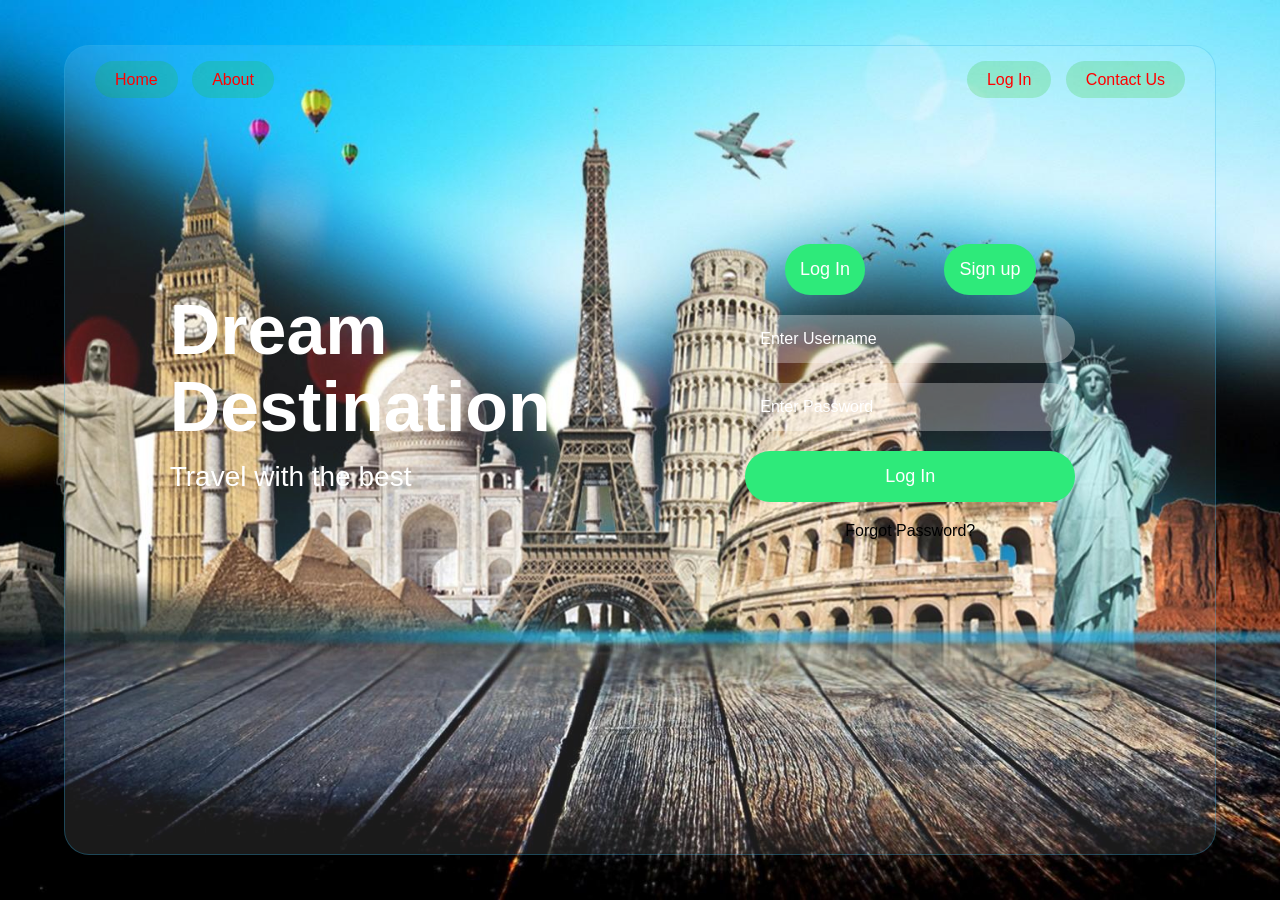
<file: docs/index.html>
<!DOCTYPE html>
<html lang="en">
<head>
    <meta charset="UTF-8">
    <meta name="viewport" content="width=device-width, initial-scale=1.0">
    <title>Dream Destination</title>
     <link rel="stylesheet" href="style.css">
    


   
</head>
<body>

<div class="container">

    <nav>
        <div class="left-nav">
            <a href="home.html">Home</a>
            <a href="about.html">About</a>
        </div>

       
        <div class="right-nav">
    <a href="#">Log In</a>
    <a href="contact.html">Contact Us</a>
    </nav>

    <div class="content">

        <div class="left-side">
            <h1>Dream<br>Destination</h1>
            <p>Travel with the best</p>
        </div>

        <div class="login-box">

            <div class="tabs">
                <button>Log In</button>
                <a href="signup.html">
                <button> Sign up</button>
                </a>
             
            </div>

            <input
                type="text"
                id="username"
                placeholder="Enter Username"
            >

            <input
                type="password"
                id="password"
                placeholder="Enter Password"
            >

            <button onclick="login()">
                Log In
            </button>

            <p class="forgot">Forgot Password?</p>

        </div>

    </div>
    
</div>

</div>

<script src="script.js"></script>

</body>
</html>
</file>
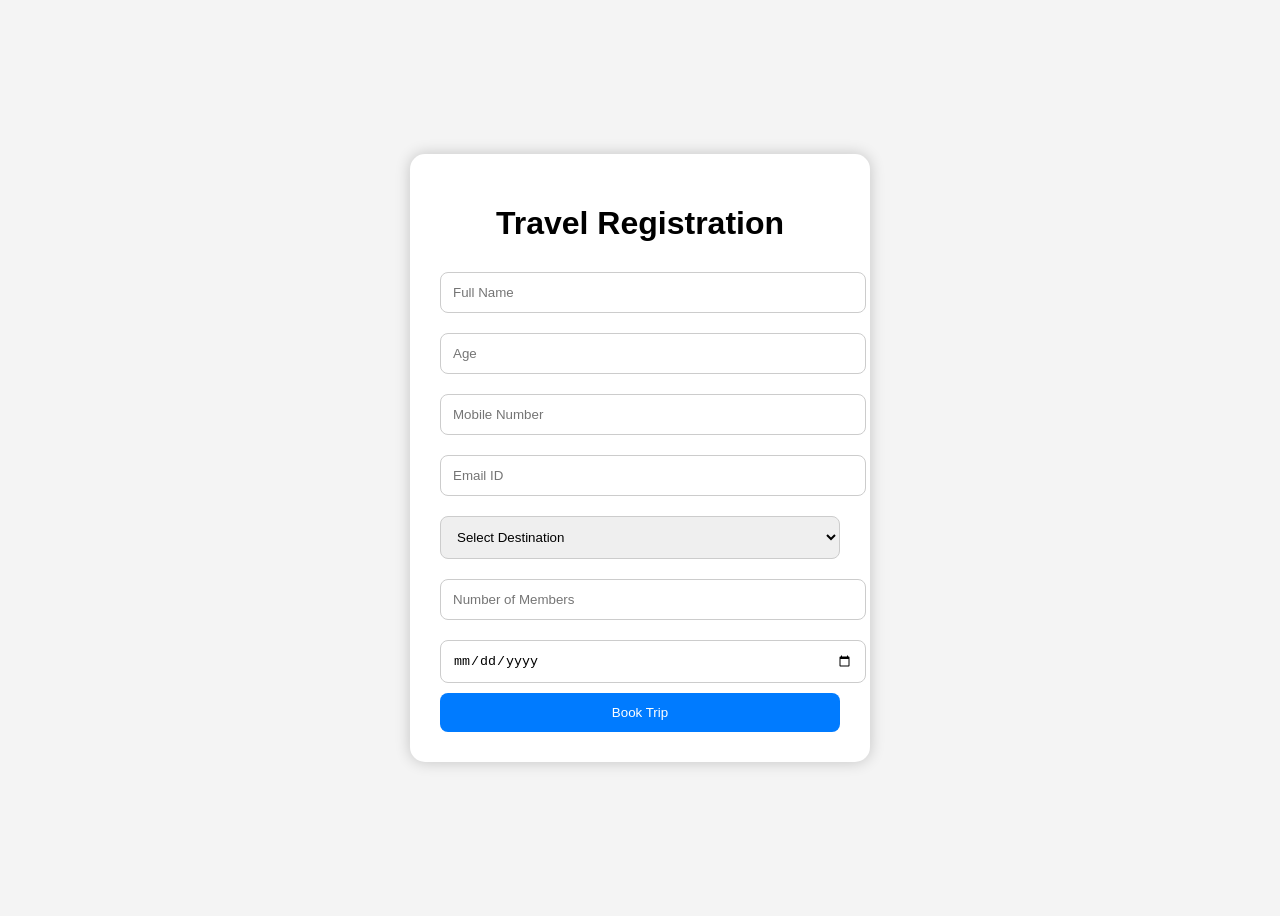
<file: docs/book.html>
<!DOCTYPE html>
<html lang="en">
<head>
    <meta charset="UTF-8">
    <meta name="viewport" content="width=device-width, initial-scale=1.0">
    <title>Travel Registration</title>
    <link rel="stylesheet" href="book.css">
</head>
<body>

<div class="container">

    <h1>Travel Registration</h1>

    <form id="registerForm">

        <input type="text" id="name"
               placeholder="Full Name" required>

        <input type="number" id="age"
               placeholder="Age" required>

        <input type="tel" id="mobile"
               placeholder="Mobile Number" required>

        <input type="email" id="email"
               placeholder="Email ID" required>

        <select id="place" required>
            <option value="">Select Destination</option>
            <option>Maldives</option>
            <option>Bali</option>
            <option>Switzerland</option>
            <option>Dubai</option>
            <option>Goa</option>
        </select>

        <input type="number" id="members"
               placeholder="Number of Members" required>

        <input type="date" id="travelDate"
               required>

      

        <button type="submit">
            Book Trip
        </button>

    </form>

</div>

<script src="book.js"></script>

</body>
</html>
</file>
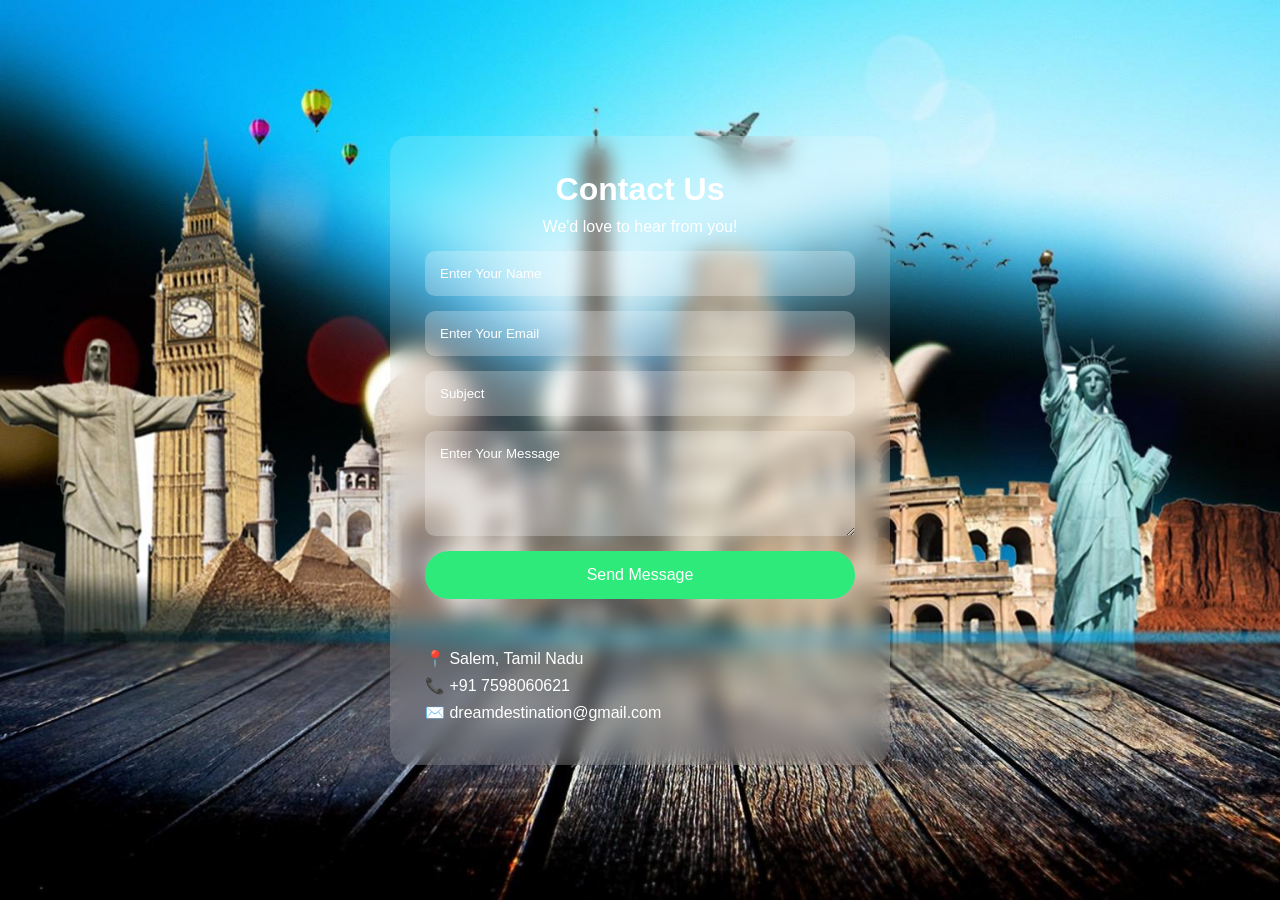
<file: docs/contact.html>
<!DOCTYPE html>
<html lang="en">
<head>
    <meta charset="UTF-8">
    <meta name="viewport" content="width=device-width, initial-scale=1.0">
    <title>Contact Us</title>

    <link rel="stylesheet" href="contact.css">
</head>
<body>

<div class="container">

    <div class="contact-box">

        <h1>Contact Us</h1>
        <p>We'd love to hear from you!</p>

        <form id="contactForm">

            <input
                type="text"
                id="name"
                placeholder="Enter Your Name"
                required
            >

            <input
                type="email"
                id="email"
                placeholder="Enter Your Email"
                required
            >

            <input
                type="text"
                id="subject"
                placeholder="Subject"
                required
            >

            <textarea
                id="message"
                rows="5"
                placeholder="Enter Your Message"
                required
            ></textarea>

            <button type="submit">
                Send Message
            </button>

            <p id="successMsg"></p>

        </form>

        <div class="info">
            <p>📍 Salem, Tamil Nadu</p>
            <p>📞 +91 7598060621</p>
            <p>✉️ dreamdestination@gmail.com</p>
        </div>

    </div>

</div>

<script src="contact.js"></script>

</body>
</html>
</file>
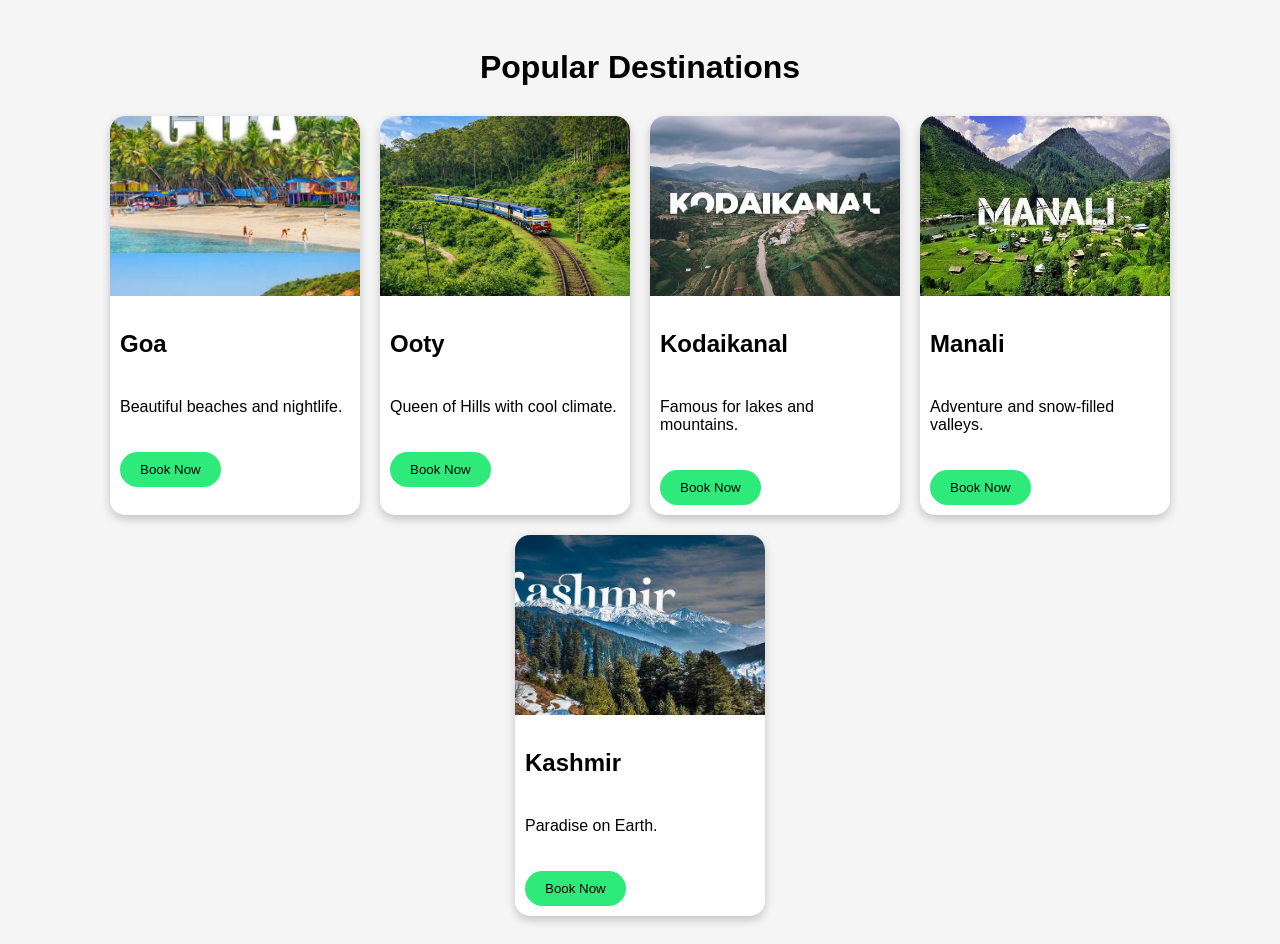
<file: docs/destinations.html>
<!DOCTYPE html>
<html>
<head>
    <title>Destinations</title>
    <link rel="stylesheet" href="destinations.css">
</head>
<body>

<h1>Popular Destinations</h1>

<div class="places">

    <div class="card">
        <img src="images.jpg" alt="Goa">
        <h2>Goa</h2>
        <p>Beautiful beaches and nightlife.</p>
        <a href="book.html">
        <button>Book Now</button>
        </a>
    </div>

    <div class="card">
        <img src="ooty.jpg" alt="Ooty">
        <h2>Ooty</h2>
        <p>Queen of Hills with cool climate.</p>
        <a href="book.html">
        <button>Book Now</button>
        </a>
    </div>

    <div class="card">
        <img src="kodaikanal.jpg" alt="Kodaikanal">
        <h2>Kodaikanal</h2>
        <p>Famous for lakes and mountains.</p>
        <a href="book.html">
        <button>Book Now</button>
        </a>
    </div>

    <div class="card">
        <img src="manali.jpg" alt="Manali">
        <h2>Manali</h2>
        <p>Adventure and snow-filled valleys.</p>
        <a href="book.html">
        <button>Book Now</button>
        </a>
    </div>

    <div class="card">
        <img src="kashmir.jpg" alt="Kashmir">
        <h2>Kashmir</h2>
        <p>Paradise on Earth.</p>
        <a href="book.html">
        <button>Book Now</button>
        </a>
    </div>

</div>

</body>
</html>
</file>
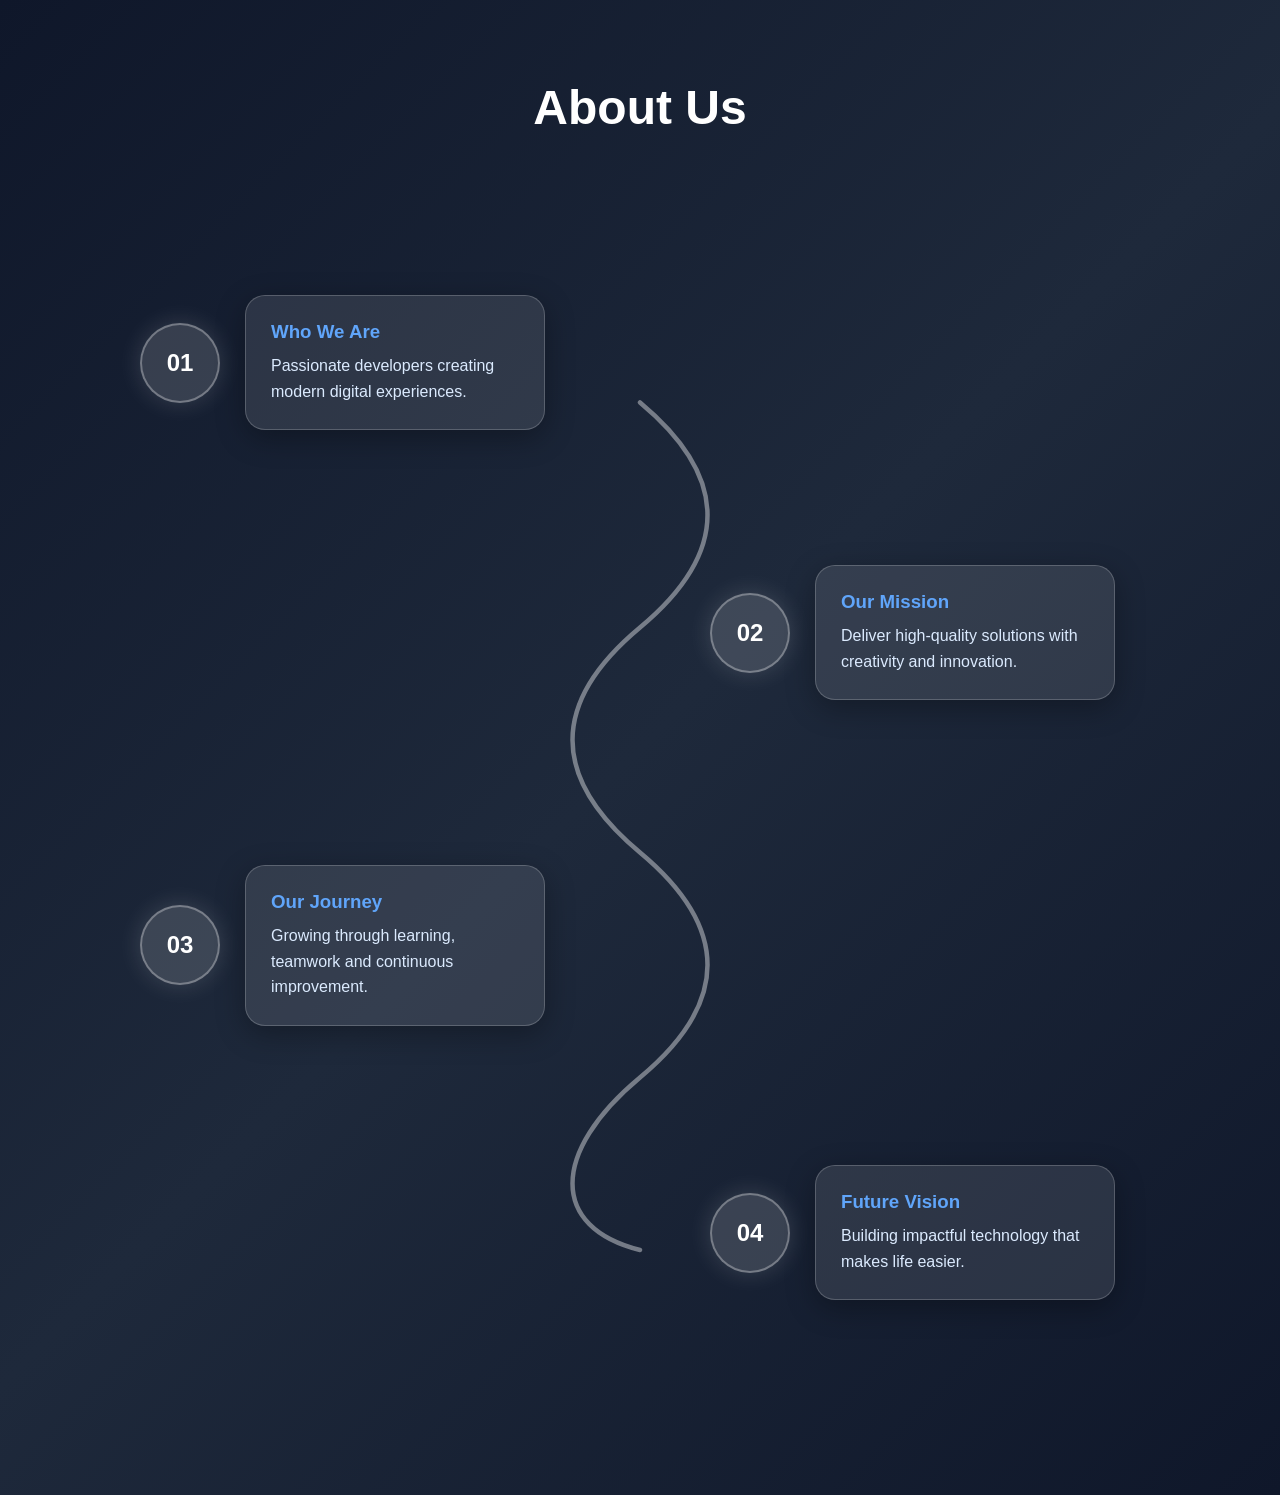
<file: docs/home.html>
<!DOCTYPE html>
<html lang="en">
<head>
    <meta charset="UTF-8">
    <meta name="viewport" content="width=device-width, initial-scale=1.0">
    <title>Document</title>
    <link rel="stylesheet" href="home.css">
</head>
<body>
    <section class="about-section">
    <h1 class="title">About Us</h1>

    <div class="timeline-container">

        <svg class="timeline-path" viewBox="0 0 400 1200">
            <path d="
                M 200 50
                C 320 150, 320 250, 200 350
                C 80 450, 80 550, 200 650
                C 320 750, 320 850, 200 950
                C 80 1050, 80 1150, 200 1180"
                fill="none"
                stroke="rgba(255,255,255,0.4)"
                stroke-width="6"
                stroke-linecap="round"/>
        </svg>

        <div class="node left">
            <div class="circle">01</div>
            <div class="card">
                <h3>Who We Are</h3>
                <p>Passionate developers creating modern digital experiences.</p>
            </div>
        </div>

        <div class="node right">
            <div class="circle">02</div>
            <div class="card">
                <h3>Our Mission</h3>
                <p>Deliver high-quality solutions with creativity and innovation.</p>
            </div>
        </div>

        <div class="node left">
            <div class="circle">03</div>
            <div class="card">
                <h3>Our Journey</h3>
                <p>Growing through learning, teamwork and continuous improvement.</p>
            </div>
        </div>

        <div class="node right">
            <div class="circle">04</div>
            <div class="card">
                <h3>Future Vision</h3>
                <p>Building impactful technology that makes life easier.</p>
            </div>
        </div>

    </div>
</section>
    
</body>
</html>
</file>
<file: docs/style.css>
*{
    margin:0;
    padding:0;
    box-sizing:border-box;
    font-family:Arial, sans-serif;
}

body{
    height:100vh;
    background:url("hd.jpg");
    background-size:cover;
    background-position:center;
    display:flex;
    justify-content:center;
    align-items:center;
}

.container{
    width:90%;
    height:90vh;

    background:rgba(255,255,255,0.1);
    backdrop-filter:blur(0px);

    border-radius:25px;
    border:1px solid rgba(41, 175, 228, 0.3);

    padding:25px;
}

nav{
    display:flex;
    justify-content:space-between;
    align-items:center;
}

nav a{
    text-decoration:none;
    color:red;

    padding:10px 20px;
    margin:5px;

    border-radius:20px;

    background:rgba(30, 196, 24, 0.2);
}

.content{
    display:flex;
    justify-content:space-around;
    align-items:center;
    height:80%;
}

.left-side{
    color:white;
}

.left-side h1{
    font-size:70px;
    line-height:1.1;
}

.left-side p{
    font-size:28px;
    margin-top:15px;
}

.login-box{
    width:400px;
    background-size:cover;
    background-position:center;
    background-repeat:no-repeat;

    border-radius:20px;

    padding:35px;

    display:flex;
    flex-direction:column;
    gap:20px;
}

.tabs{
    display:flex;
    justify-content:space-around;
    color:#0b4f75;
}

.login-box input{
    width:100%;
    padding:15px;

    border:none;
    outline:none;

    border-radius:25px;

    background:rgba(255,255,255,0.3);

    color:white;
    font-size:16px;
}

.login-box input::placeholder{
    color:white;
}

.login-box button{
    padding:15px;

    border:none;
    border-radius:25px;

    background:#2eea7a;

    color:white;
    font-size:18px;

    cursor:pointer;

    transition:0.3s;
}

.login-box button:hover{
    transform:scale(1.05);
}

.forgot{
    text-align:center;
    color:black;
    cursor:pointer;
}
</file>
<file: docs/book.css>
body{
    font-family:Arial,sans-serif;
    background:#f4f4f4;
    display:flex;
    justify-content:center;
    align-items:center;
    height:100vh;
}

.container{
    width:400px;
    background:white;
    padding:30px;
    border-radius:15px;
    box-shadow:0 0 15px rgba(0,0,0,0.2);
}

h1{
    text-align:center;
    margin-bottom:20px;
}

input,select{
    width:100%;
    padding:12px;
    margin:10px 0;
    border:1px solid #ccc;
    border-radius:8px;
}

button{
    width:100%;
    padding:12px;
    border:none;
    background:#007bff;
    color:white;
    border-radius:8px;
    cursor:pointer;
}
</file>
<file: docs/contact.css>
*{
    margin:0;
    padding:0;
    box-sizing:border-box;
    font-family:Arial, sans-serif;
}

body{
    min-height:100vh;

    background:url("hd.jpg");
    background-size:cover;
    background-position:center;

    display:flex;
    justify-content:center;
    align-items:center;
}

.container{
    width:100%;
    display:flex;
    justify-content:center;
    align-items:center;
}

.contact-box{
    width:500px;

    background:rgba(255,255,255,0.15);
    backdrop-filter:blur(10px);

    padding:35px;
    border-radius:20px;

    color:white;
    text-align:center;
}

.contact-box h1{
    margin-bottom:10px;
}

.contact-box p{
    margin-bottom:15px;
}

form{
    display:flex;
    flex-direction:column;
    gap:15px;
}

input,
textarea{
    padding:15px;
    border:none;
    border-radius:10px;
    outline:none;

    background:rgba(255,255,255,0.25);
    color:white;
}

input::placeholder,
textarea::placeholder{
    color:white;
}

button{
    padding:15px;
    border:none;
    border-radius:30px;

    background:#2eea7a;
    color:white;

    font-size:16px;
    cursor:pointer;

    transition:0.3s;
}

button:hover{
    transform:scale(1.05);
}

.info{
    margin-top:20px;
    text-align:left;
}

.info p{
    margin:8px 0;
}
#successMsg{
    text-align:center;
    font-size:18px;
}
</file>
<file: docs/destinations.css>
body{
    font-family:Arial,sans-serif;
    background:#f5f5f5;
    padding:20px;
}

h1{
    text-align:center;
    margin-bottom:30px;
}

.places{
    display:flex;
    flex-wrap:wrap;
    justify-content:center;
    gap:20px;
}

.card{
    width:250px;
    background:white;
    border-radius:15px;
    overflow:hidden;
    box-shadow:0 4px 10px rgba(0,0,0,0.2);
}

.card img{
    width:100%;
    height:180px;
    object-fit:cover;
}

.card h2,
.card p{
    padding:10px;
}

.card button{
    margin:10px;
    padding:10px 20px;
    border:none;
    border-radius:20px;
    background:#2eea7a;
    cursor:pointer;
}
</file>
<file: docs/home.css>
*{
    margin:0;
    padding:0;
    box-sizing:border-box;
    font-family:'Poppins',sans-serif;
}

body{
    background:linear-gradient(135deg,#0f172a,#1e293b,#0f172a);
    color:white;
    overflow-x:hidden;
}

.about-section{
    padding:80px 20px;
}

.title{
    text-align:center;
    font-size:3rem;
    margin-bottom:80px;
}

.timeline-container{
    position:relative;
    max-width:1000px;
    margin:auto;
    height:1200px;
}

.timeline-path{
    position:absolute;
    left:50%;
    transform:translateX(-50%);
    width:300px;
    height:100%;
}

.node{
    position:absolute;
    width:100%;
    display:flex;
    align-items:center;
    animation:fadeUp 1s ease forwards;
    opacity:0;
}

.node:nth-child(2){
    top:80px;
    animation-delay:.2s;
}

.node:nth-child(3){
    top:350px;
    animation-delay:.5s;
}

.node:nth-child(4){
    top:650px;
    animation-delay:.8s;
}

.node:nth-child(5){
    top:950px;
    animation-delay:1.1s;
}

.left{
    justify-content:flex-start;
}

.right{
    justify-content:flex-end;
}

.circle{
    width:80px;
    height:80px;
    border-radius:50%;
    background:rgba(255,255,255,0.15);
    backdrop-filter:blur(15px);
    border:2px solid rgba(255,255,255,.3);
    display:flex;
    justify-content:center;
    align-items:center;
    font-size:24px;
    font-weight:bold;
    box-shadow:0 0 25px rgba(255,255,255,.15);
    animation:float 3s ease-in-out infinite;
}

.card{
    width:300px;
    margin:0 25px;
    padding:25px;
    border-radius:20px;
    background:rgba(255,255,255,0.1);
    backdrop-filter:blur(15px);
    border:1px solid rgba(255,255,255,.2);
    box-shadow:0 8px 30px rgba(0,0,0,.3);
    transition:.4s;
}

.card:hover{
    transform:translateY(-10px) scale(1.03);
}

.card h3{
    margin-bottom:10px;
    color:#60a5fa;
}

.card p{
    color:#dbeafe;
    line-height:1.6;
}

@keyframes float{
    0%,100%{
        transform:translateY(0);
    }
    50%{
        transform:translateY(-10px);
    }
}

@keyframes fadeUp{
    from{
        opacity:0;
        transform:translateY(50px);
    }
    to{
        opacity:1;
        transform:translateY(0);
    }
}

/* Mobile */

@media(max-width:768px){

    .timeline-container{
        height:auto;
        display:flex;
        flex-direction:column;
        gap:40px;
    }

    .timeline-path{
        display:none;
    }

    .node{
        position:relative;
        top:auto !important;
        justify-content:center;
        opacity:1;
    }

    .card{
        width:250px;
    }
}
</file>
